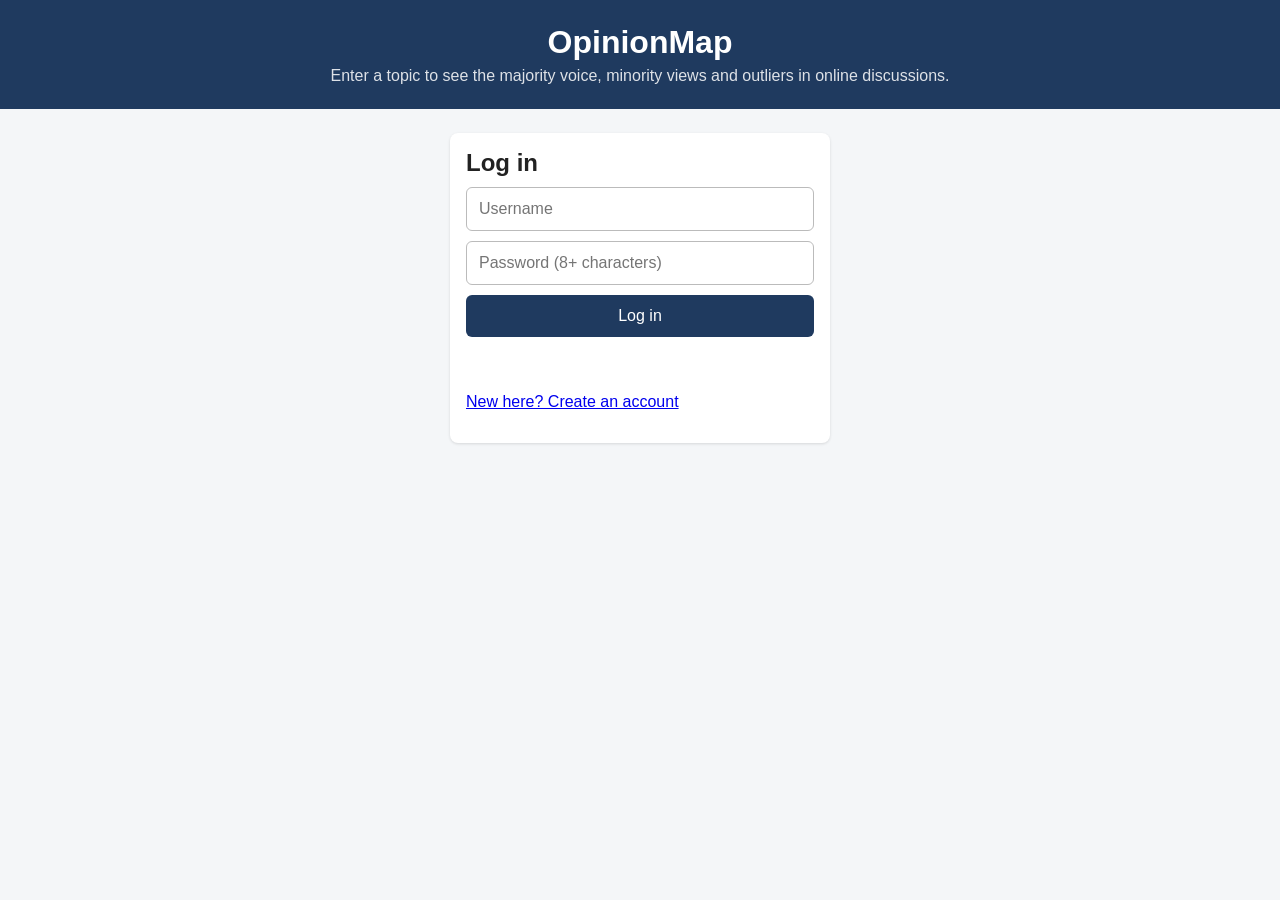
<file: backup/html-2026-10-09/index.html>
<!DOCTYPE html>
<html lang="en">
<head>
  <meta charset="utf-8">
  <meta name="viewport" content="width=device-width, initial-scale=1">
  <title>OpinionMap</title>
  <link rel="stylesheet" href="css/style.css">
</head>
<body>
  <header>
    <h1>OpinionMap</h1>
    <p>Enter a topic to see the majority voice, minority views and outliers in online discussions.</p>
    <div id="userBar" hidden>Logged in as <strong id="userName"></strong>
      <button id="logoutBtn" class="link">Log out</button></div>
  </header>

  <main>
    <section id="authBox" class="card" hidden>
      <h2 id="authTitle">Log in</h2>
      <input type="text" id="authUser" placeholder="Username" maxlength="30" autocomplete="username">
      <input type="password" id="authPass" placeholder="Password (8+ characters)" maxlength="72" autocomplete="current-password">
      <button id="authBtn">Log in</button>
      <p id="authMsg"></p>
      <p><a href="#" id="authSwitch">New here? Create an account</a></p>
    </section>

    <section id="appBox" hidden>
      <div class="search">
        <input type="text" id="topic" placeholder="e.g. Artificial Intelligence in Education" maxlength="200">
        <button id="analyzeBtn">Analyze</button>
      </div>
      <p id="status"></p>

      <section id="results" hidden>
        <p id="demoNote" class="note" hidden></p>
        <h2 id="resTopic"></h2>
        <p id="resMeta"></p>

        <div class="cards">
          <div class="card"><h3>Majority viewpoint</h3><div id="majority"></div></div>
          <div class="card"><h3>Stance distribution <small>(estimated from sentiment)</small></h3><div id="stance"></div></div>
        </div>
        <div class="card"><h3>Major themes</h3><ul id="themes"></ul></div>
        <div class="card"><h3>Potential outliers</h3><ul id="outliers"></ul></div>
        <div class="card"><h3>Sample collected posts</h3><ul id="samples"></ul></div>
        <div class="card"><h3>Basic statistics</h3><ul id="stats"></ul></div>
      </section>

      <div class="card"><h3>Your past searches</h3><ul id="history" class="history"></ul></div>
    </section>
  </main>

  <script src="https://cdnjs.cloudflare.com/ajax/libs/jquery/3.7.1/jquery.min.js"></script>
  <script src="js/app.js"></script>
</body>
</html>
</file>
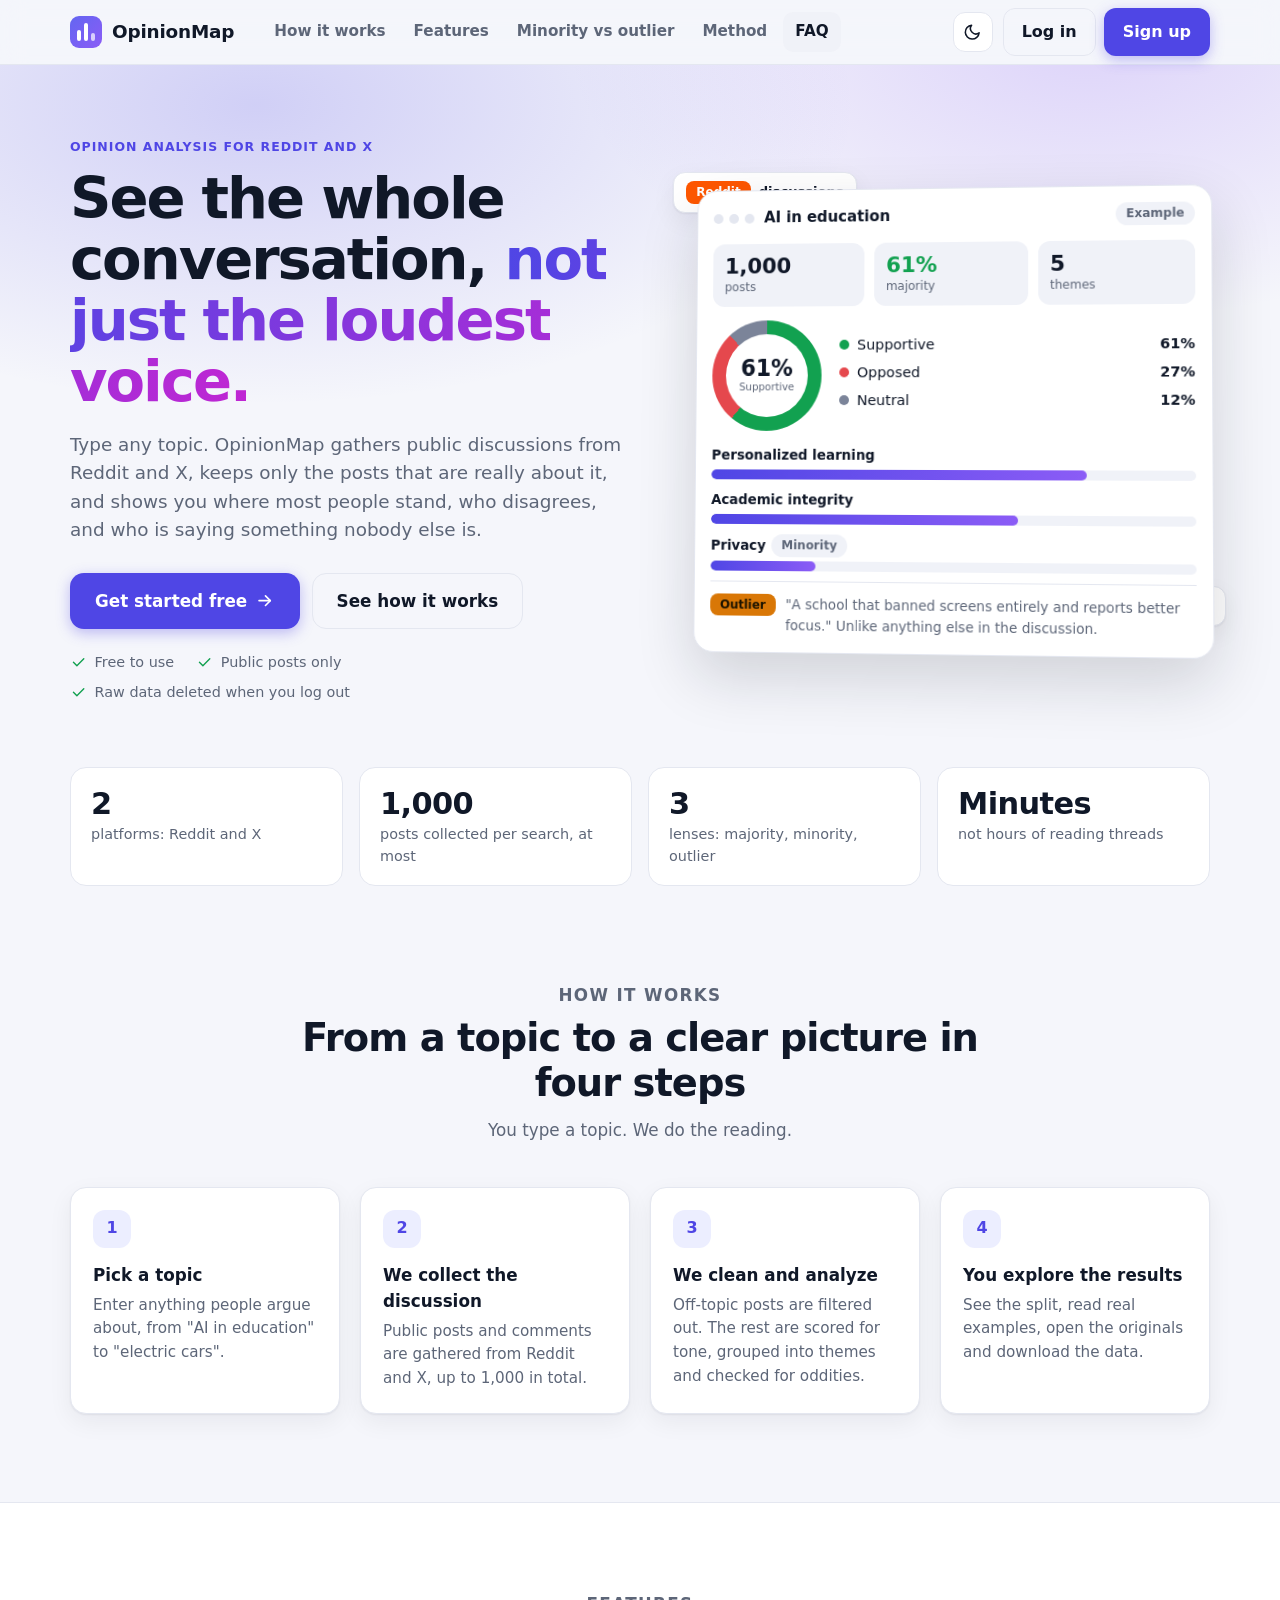
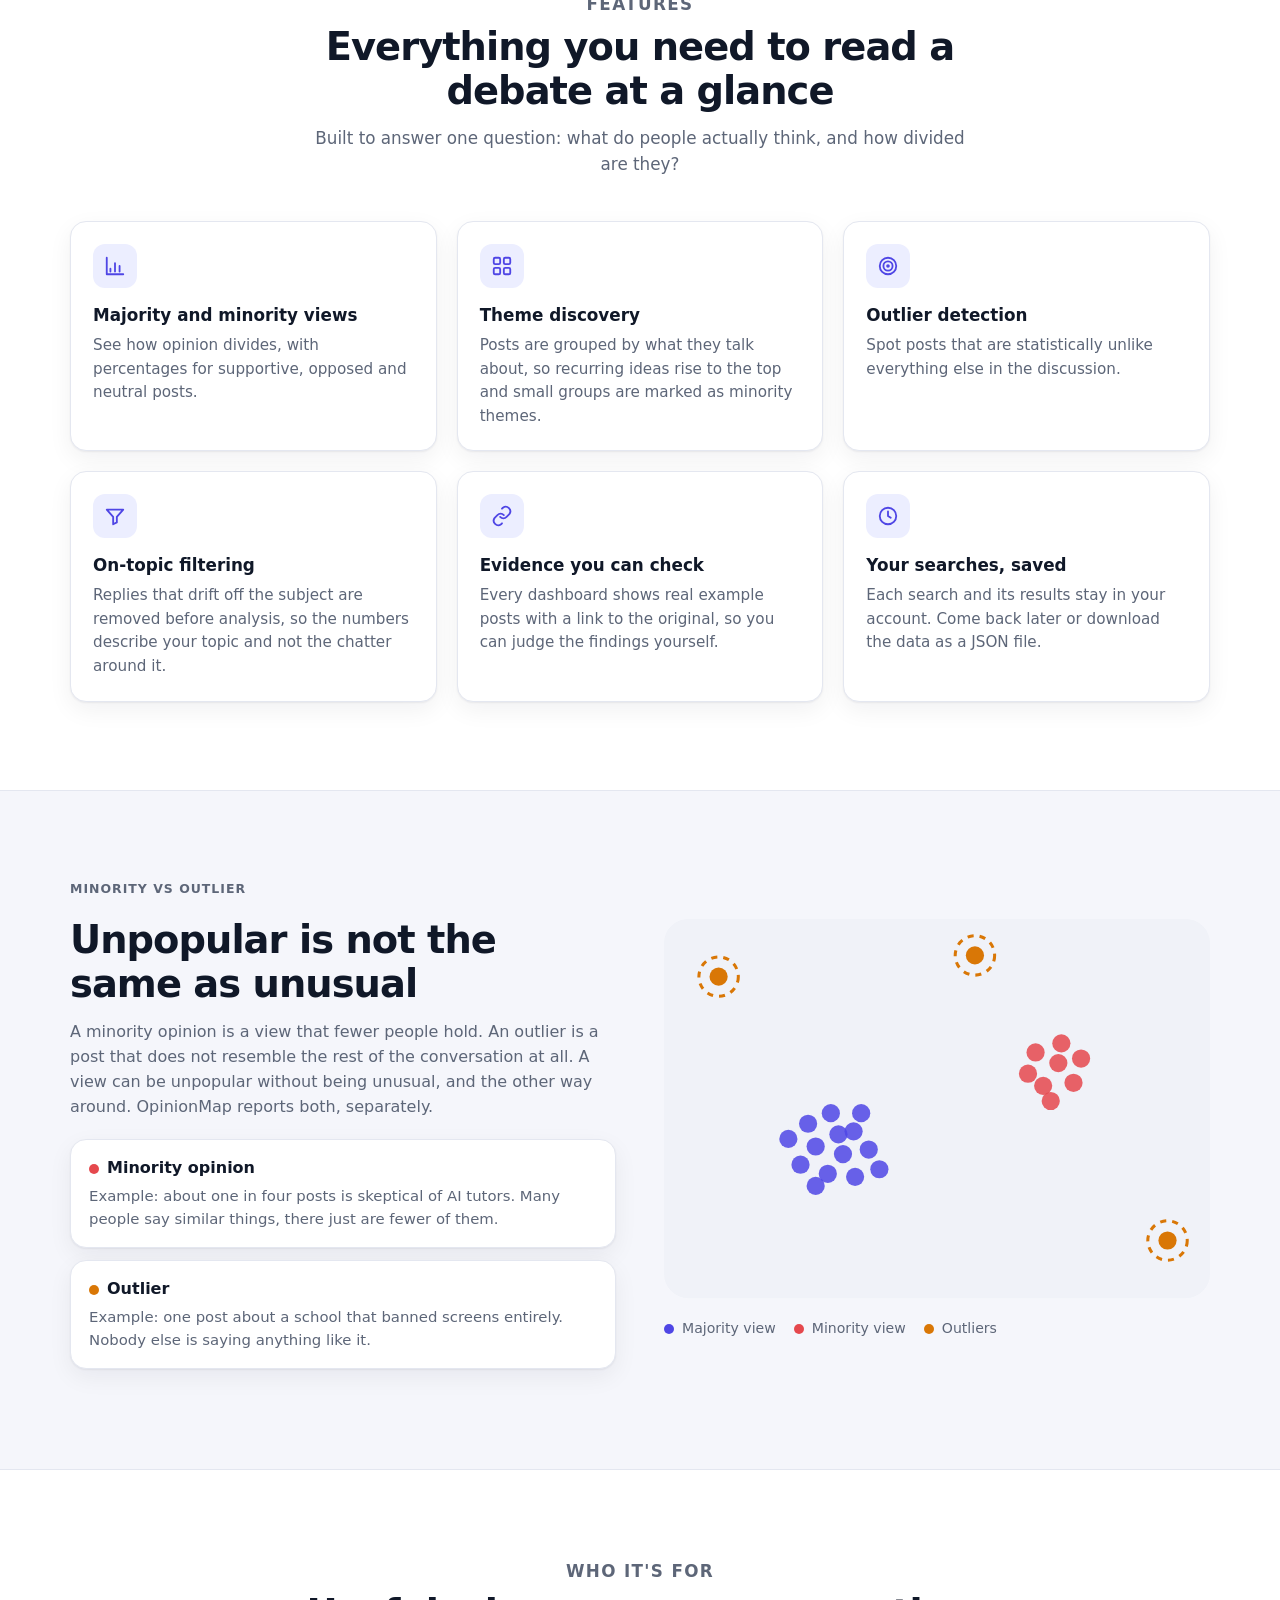
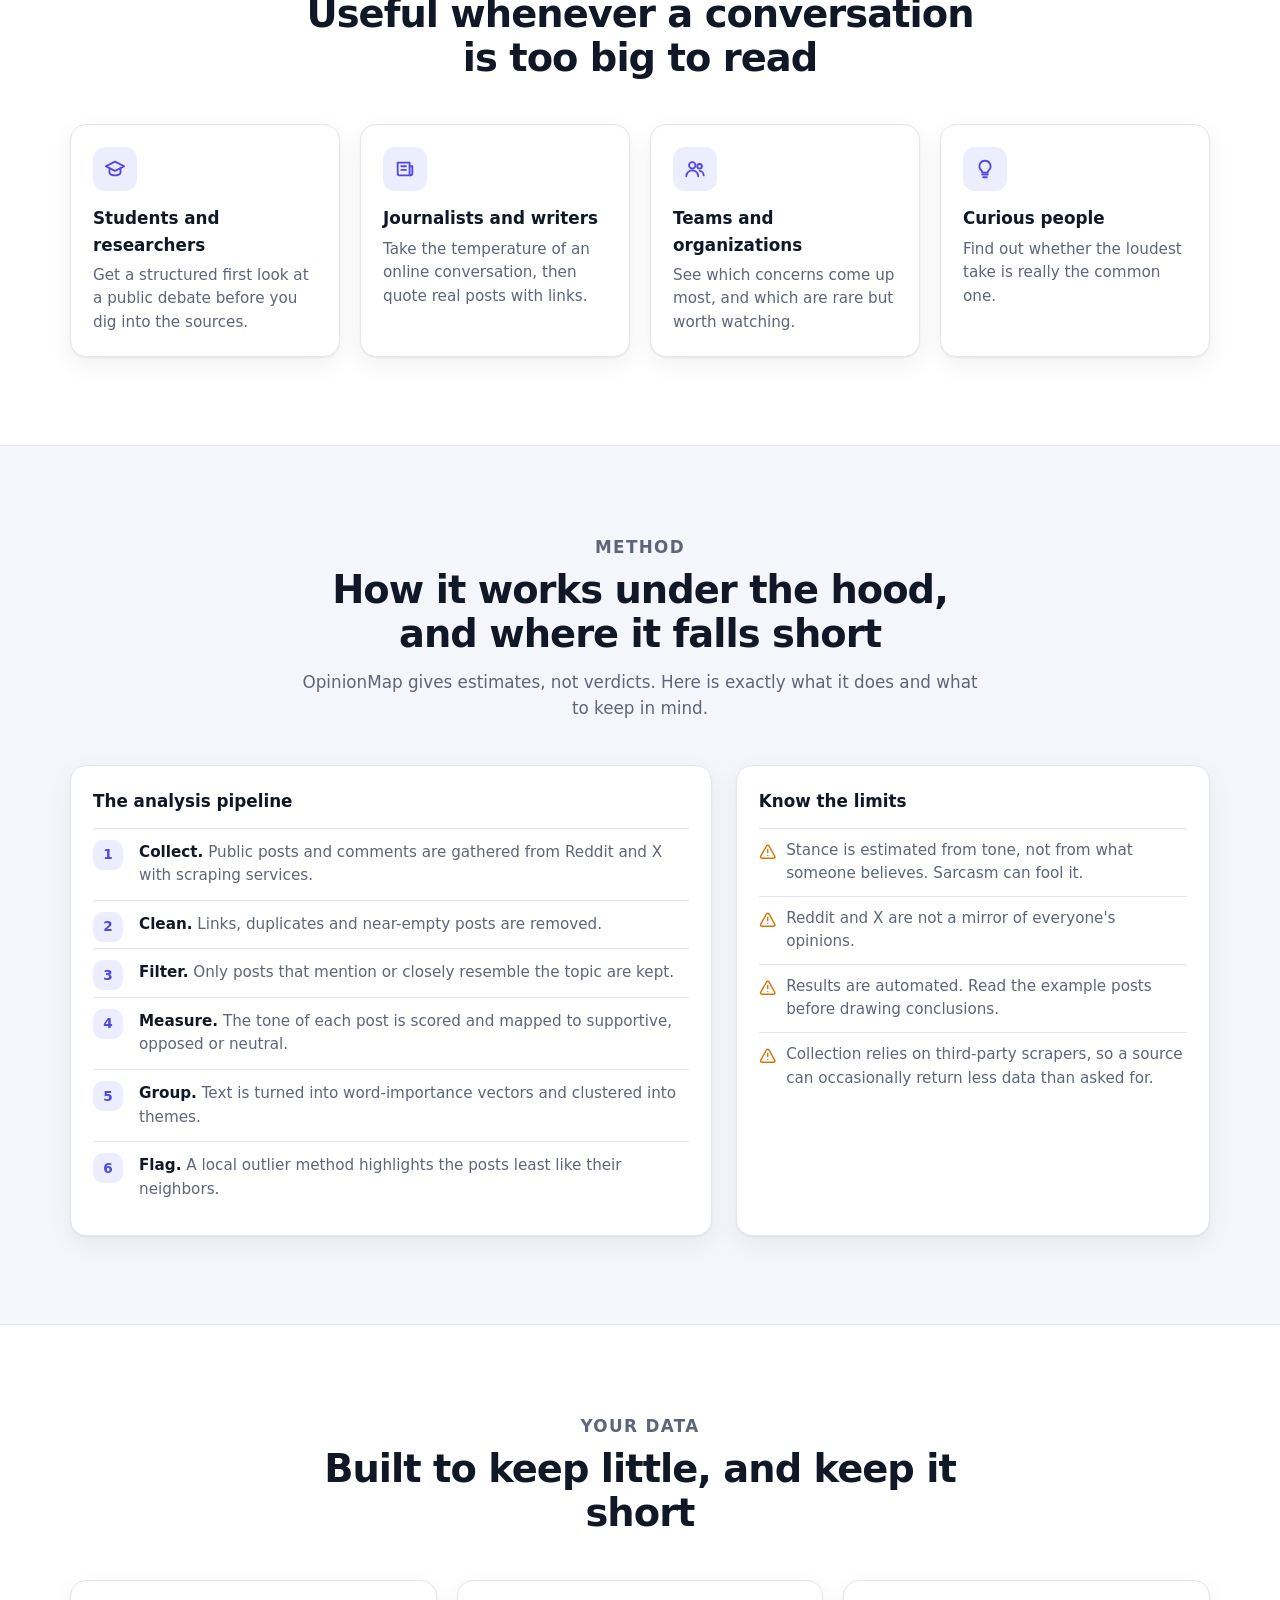
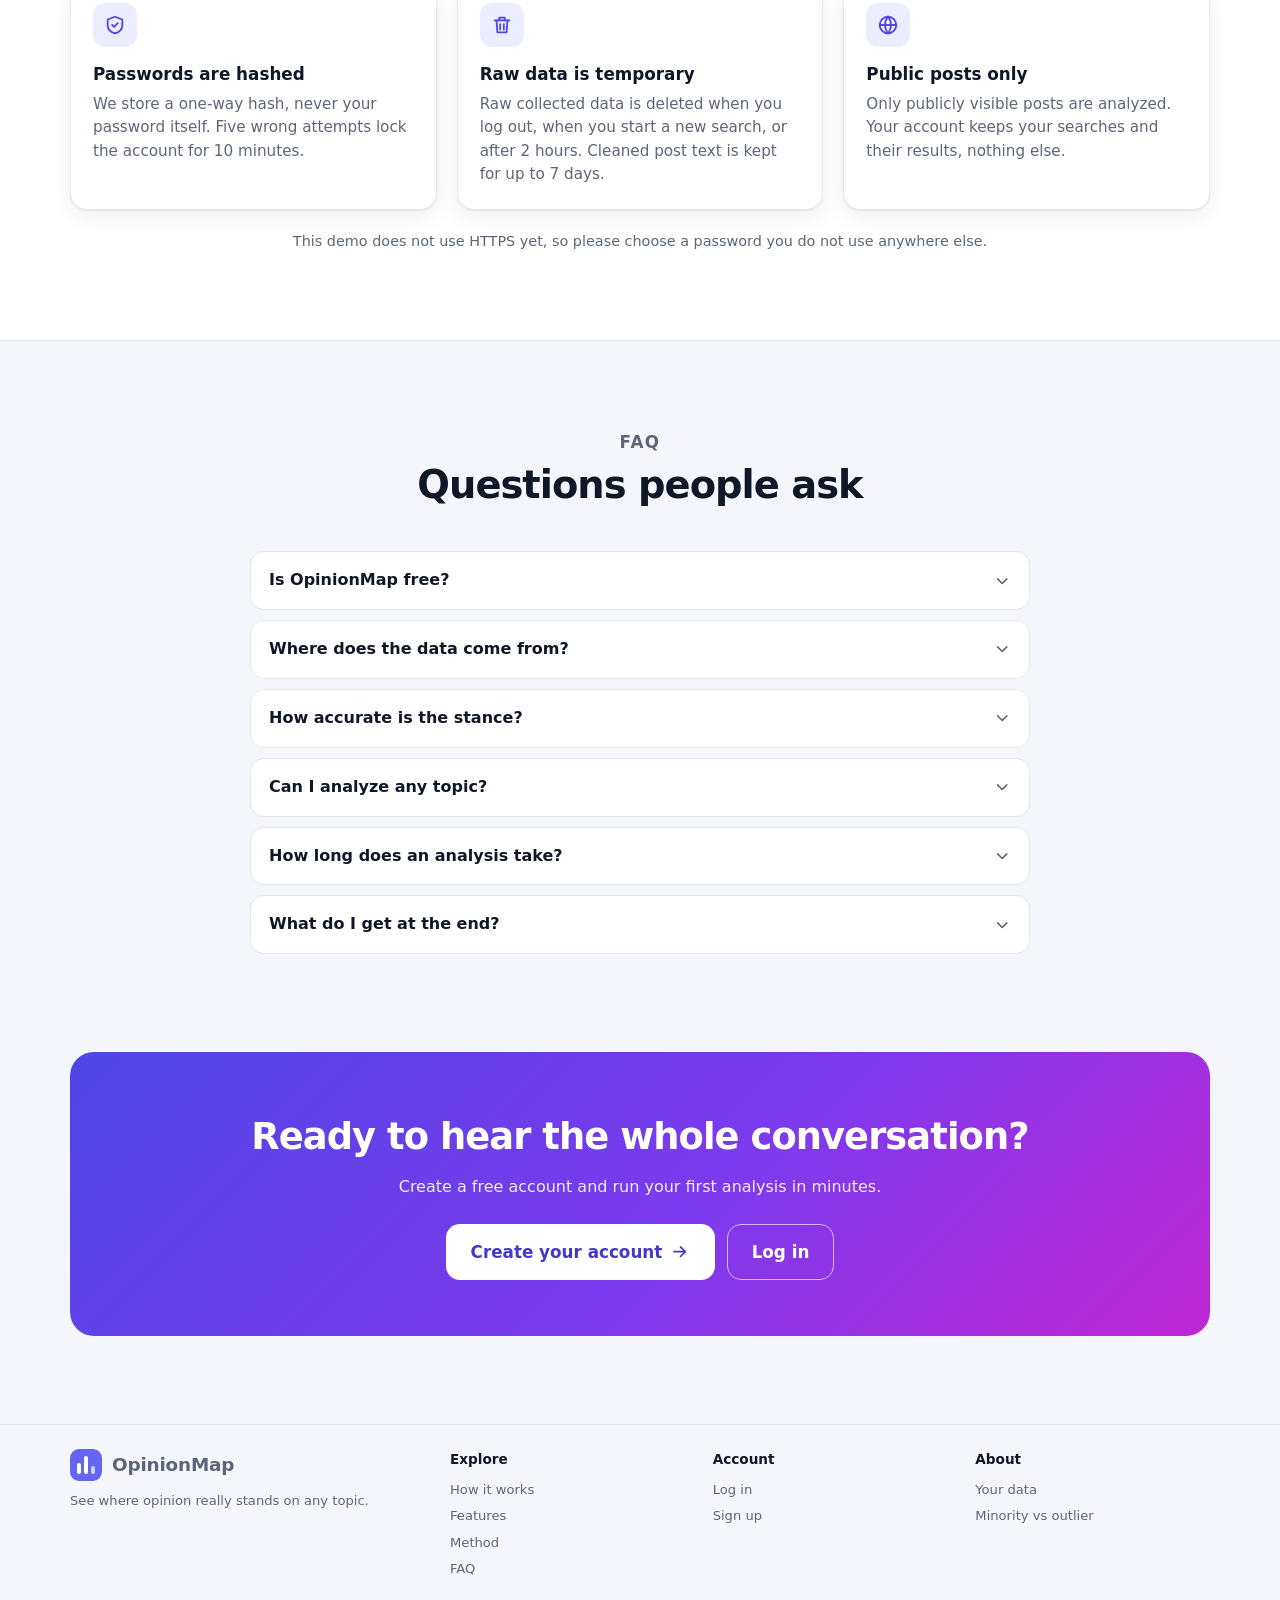
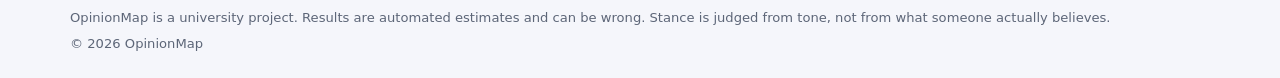
<file: backup/html-before-cleanup/index.html>
<!DOCTYPE html>
<html lang="en">
<head>
  <meta charset="utf-8">
  <meta name="viewport" content="width=device-width, initial-scale=1">
  <title>OpinionMap - see the whole conversation, not just the loudest voice</title>
  <meta name="description" content="OpinionMap analyzes Reddit and X discussions on any topic and shows the majority view, minority views and outlier opinions in one dashboard.">
  <meta name="color-scheme" content="light dark">
  <meta name="theme-color" content="#4f46e5">
  <meta property="og:title" content="OpinionMap - see the whole conversation">
  <meta property="og:description" content="Majority, minority and outlier opinions from Reddit and X, in one dashboard.">
  <meta property="og:type" content="website">
  <link rel="icon" href="favicon.svg" type="image/svg+xml">
  <link rel="stylesheet" href="css/style.css?v=3">
  <link rel="stylesheet" href="css/home.css?v=1">
  <script src="js/theme.js"></script>
</head>
<body>
  <a class="skip" href="#main">Skip to content</a>

  <svg class="sprite" aria-hidden="true" focusable="false"><defs>
    <symbol id="i-moon" viewBox="0 0 24 24"><path d="M21 12.8A9 9 0 1 1 11.2 3a7 7 0 0 0 9.8 9.8z"/></symbol>
    <symbol id="i-sun" viewBox="0 0 24 24"><circle cx="12" cy="12" r="4"/><path d="M12 2v2M12 20v2M4.9 4.9l1.4 1.4M17.7 17.7l1.4 1.4M2 12h2M20 12h2M4.9 19.1l1.4-1.4M17.7 6.3l1.4-1.4"/></symbol>
    <symbol id="i-check" viewBox="0 0 24 24"><path d="m5 12 5 5L20 7"/></symbol>
    <symbol id="i-menu" viewBox="0 0 24 24"><path d="M4 7h16M4 12h16M4 17h16"/></symbol>
    <symbol id="i-arrow" viewBox="0 0 24 24"><path d="M5 12h14"/><path d="m13 6 6 6-6 6"/></symbol>
    <symbol id="i-up" viewBox="0 0 24 24"><path d="m6 14 6-6 6 6"/></symbol>
    <symbol id="i-chev" viewBox="0 0 24 24"><path d="m6 9 6 6 6-6"/></symbol>
    <symbol id="i-chart" viewBox="0 0 24 24"><path d="M3 3v18h18"/><path d="M7 15v3M12 9v9M17 12v6"/></symbol>
    <symbol id="i-grid" viewBox="0 0 24 24"><rect x="3" y="3" width="7" height="7" rx="1.5"/><rect x="14" y="3" width="7" height="7" rx="1.5"/><rect x="3" y="14" width="7" height="7" rx="1.5"/><rect x="14" y="14" width="7" height="7" rx="1.5"/></symbol>
    <symbol id="i-target" viewBox="0 0 24 24"><circle cx="12" cy="12" r="9"/><circle cx="12" cy="12" r="5"/><circle cx="12" cy="12" r="1"/></symbol>
    <symbol id="i-filter" viewBox="0 0 24 24"><path d="M3 5h18l-7 8v6l-4 2v-8z"/></symbol>
    <symbol id="i-link" viewBox="0 0 24 24"><path d="M10 13a5 5 0 0 0 7 0l3-3a5 5 0 0 0-7-7l-1 1"/><path d="M14 11a5 5 0 0 0-7 0l-3 3a5 5 0 0 0 7 7l1-1"/></symbol>
    <symbol id="i-clock" viewBox="0 0 24 24"><circle cx="12" cy="12" r="9"/><path d="M12 7v5l3 2"/></symbol>
    <symbol id="i-shield" viewBox="0 0 24 24"><path d="M12 3 4 6v6c0 5 3.5 8 8 9 4.5-1 8-4 8-9V6z"/><path d="m9 12 2 2 4-4"/></symbol>
    <symbol id="i-trash" viewBox="0 0 24 24"><path d="M4 7h16"/><path d="M10 11v6M14 11v6"/><path d="M6 7l1 13h10l1-13"/><path d="M9 7V4h6v3"/></symbol>
    <symbol id="i-globe" viewBox="0 0 24 24"><circle cx="12" cy="12" r="9"/><path d="M3 12h18"/><path d="M12 3a14 14 0 0 1 0 18M12 3a14 14 0 0 0 0 18"/></symbol>
    <symbol id="i-cap" viewBox="0 0 24 24"><path d="m2 9 10-5 10 5-10 5z"/><path d="M6 11v5c0 1.5 3 3 6 3s6-1.5 6-3v-5"/></symbol>
    <symbol id="i-news" viewBox="0 0 24 24"><path d="M4 5h13v14H6a2 2 0 0 1-2-2z"/><path d="M17 9h3v8a2 2 0 0 1-2 2"/><path d="M8 9h5M8 13h5"/></symbol>
    <symbol id="i-team" viewBox="0 0 24 24"><circle cx="9" cy="8" r="3.5"/><path d="M2.5 20a6.5 6.5 0 0 1 13 0"/><circle cx="17" cy="9" r="2.5"/><path d="M17 14a5 5 0 0 1 4.5 5"/></symbol>
    <symbol id="i-bulb" viewBox="0 0 24 24"><path d="M9 18h6M10 21h4"/><path d="M12 3a6 6 0 0 0-4 10.5c.7.7 1 1.5 1 2.5h6c0-1 .3-1.8 1-2.5A6 6 0 0 0 12 3z"/></symbol>
    <symbol id="i-alert" viewBox="0 0 24 24"><path d="M12 9v4M12 17h.01"/><path d="M10.3 3.9 2.4 18a2 2 0 0 0 1.7 3h15.8a2 2 0 0 0 1.7-3L13.7 3.9a2 2 0 0 0-3.4 0z"/></symbol>
  </defs></svg>

  <header class="topbar">
    <div class="wrap bar">
      <a class="brand" href="./" aria-label="OpinionMap home">
        <svg class="logo" viewBox="0 0 32 32" aria-hidden="true">
          <defs><linearGradient id="lg" x1="0" y1="0" x2="1" y2="1"><stop offset="0" stop-color="#6366f1"/><stop offset="1" stop-color="#8b5cf6"/></linearGradient></defs>
          <rect width="32" height="32" rx="9" fill="url(#lg)"/>
          <rect x="7" y="14" width="4" height="11" rx="2" fill="#fff"/>
          <rect x="14" y="7" width="4" height="18" rx="2" fill="#fff"/>
          <rect x="21" y="17" width="4" height="8" rx="2" fill="#fff" opacity=".7"/>
        </svg>
        <span>OpinionMap</span>
      </a>
      <nav class="nav" id="nav" aria-label="Main">
        <a href="#how">How it works</a>
        <a href="#features">Features</a>
        <a href="#concepts">Minority vs outlier</a>
        <a href="#method">Method</a>
        <a href="#faq">FAQ</a>
        <a class="only-mobile js-guest" href="app.html">Log in</a>
      </nav>
      <div class="bar-actions">
        <button class="icon-btn" id="themeBtn" type="button" aria-label="Toggle dark mode">
          <svg class="ico ico-moon" aria-hidden="true"><use href="#i-moon"/></svg>
          <svg class="ico ico-sun" aria-hidden="true"><use href="#i-sun"/></svg>
        </button>
        <span class="nav-cta js-guest">
          <a class="btn btn-ghost" href="app.html">Log in</a>
          <a class="btn btn-primary" href="app.html#signup">Sign up</a>
        </span>
        <a class="btn btn-primary js-user" href="app.html" hidden>Open dashboard</a>
        <button class="icon-btn menu-btn" id="menuBtn" type="button" aria-expanded="false" aria-controls="nav" aria-label="Open menu">
          <svg class="ico" aria-hidden="true"><use href="#i-menu"/></svg>
        </button>
      </div>
    </div>
  </header>

  <main id="main">

    <section class="home-hero">
      <div class="wrap hero-grid">
        <div class="hero-copy">
          <p class="eyebrow">Opinion analysis for Reddit and X</p>
          <h1>See the whole conversation, <span class="grad">not just the loudest voice.</span></h1>
          <p class="lead">Type any topic. OpinionMap gathers public discussions from Reddit and X, keeps only the posts that are really about it, and shows you where most people stand, who disagrees, and who is saying something nobody else is.</p>
          <div class="cta-row">
            <a class="btn btn-primary btn-lg" href="app.html#signup" data-cta><span class="cta-text">Get started free</span><svg class="ico" aria-hidden="true"><use href="#i-arrow"/></svg></a>
            <a class="btn btn-ghost btn-lg" href="#how">See how it works</a>
          </div>
          <ul class="trust">
            <li><svg class="ico" aria-hidden="true"><use href="#i-check"/></svg>Free to use</li>
            <li><svg class="ico" aria-hidden="true"><use href="#i-check"/></svg>Public posts only</li>
            <li><svg class="ico" aria-hidden="true"><use href="#i-check"/></svg>Raw data deleted when you log out</li>
          </ul>
        </div>

        <div class="hero-visual">
          <span class="float f1"><span class="badge src-reddit">Reddit</span>discussions</span>
          <span class="float f2"><span class="badge src-x">X</span>posts</span>
          <div class="mock" role="img" aria-label="Illustrative example of an OpinionMap dashboard for the topic AI in education">
            <div class="mock-top">
              <span class="mock-dots" aria-hidden="true"><i></i><i></i><i></i></span>
              <span class="mock-title">AI in education</span>
              <span class="pill">Example</span>
            </div>
            <div class="mock-kpis">
              <div><b>1,000</b><span>posts</span></div>
              <div><b class="t-pos">61%</b><span>majority</span></div>
              <div><b>5</b><span>themes</span></div>
            </div>
            <div class="mock-mid">
              <div class="mock-donut"><b>61%</b><span>Supportive</span></div>
              <ul class="mock-legend">
                <li><i class="dot pos"></i>Supportive<b>61%</b></li>
                <li><i class="dot neg"></i>Opposed<b>27%</b></li>
                <li><i class="dot"></i>Neutral<b>12%</b></li>
              </ul>
            </div>
            <div class="mock-bars">
              <div><span>Personalized learning</span><div class="track"><div class="fill" style="width:78%"></div></div></div>
              <div><span>Academic integrity</span><div class="track"><div class="fill" style="width:64%"></div></div></div>
              <div><span>Privacy <em class="pill">Minority</em></span><div class="track"><div class="fill" style="width:22%"></div></div></div>
            </div>
            <div class="mock-out">
              <span class="badge badge-warn">Outlier</span>
              <p>"A school that banned screens entirely and reports better focus." Unlike anything else in the discussion.</p>
            </div>
          </div>
        </div>
      </div>
    </section>

    <section class="wrap stats reveal" aria-label="At a glance">
      <div><strong>2</strong><span>platforms: Reddit and X</span></div>
      <div><strong>1,000</strong><span>posts collected per search, at most</span></div>
      <div><strong>3</strong><span>lenses: majority, minority, outlier</span></div>
      <div><strong>Minutes</strong><span>not hours of reading threads</span></div>
    </section>

    <section class="section" id="how">
      <div class="wrap">
        <div class="sec-head reveal">
          <p class="eyebrow">How it works</p>
          <h2>From a topic to a clear picture in four steps</h2>
          <p>You type a topic. We do the reading.</p>
        </div>
        <div class="how-grid">
          <div class="card how reveal"><div class="n">1</div><h3>Pick a topic</h3><p>Enter anything people argue about, from "AI in education" to "electric cars".</p></div>
          <div class="card how reveal d1"><div class="n">2</div><h3>We collect the discussion</h3><p>Public posts and comments are gathered from Reddit and X, up to 1,000 in total.</p></div>
          <div class="card how reveal d2"><div class="n">3</div><h3>We clean and analyze</h3><p>Off-topic posts are filtered out. The rest are scored for tone, grouped into themes and checked for oddities.</p></div>
          <div class="card how reveal d3"><div class="n">4</div><h3>You explore the results</h3><p>See the split, read real examples, open the originals and download the data.</p></div>
        </div>
      </div>
    </section>

    <section class="section alt" id="features">
      <div class="wrap">
        <div class="sec-head reveal">
          <p class="eyebrow">Features</p>
          <h2>Everything you need to read a debate at a glance</h2>
          <p>Built to answer one question: what do people actually think, and how divided are they?</p>
        </div>
        <div class="feat-grid">
          <article class="card feat reveal"><div class="ibox"><svg class="ico" aria-hidden="true"><use href="#i-chart"/></svg></div><h3>Majority and minority views</h3><p>See how opinion divides, with percentages for supportive, opposed and neutral posts.</p></article>
          <article class="card feat reveal d1"><div class="ibox"><svg class="ico" aria-hidden="true"><use href="#i-grid"/></svg></div><h3>Theme discovery</h3><p>Posts are grouped by what they talk about, so recurring ideas rise to the top and small groups are marked as minority themes.</p></article>
          <article class="card feat reveal d2"><div class="ibox"><svg class="ico" aria-hidden="true"><use href="#i-target"/></svg></div><h3>Outlier detection</h3><p>Spot posts that are statistically unlike everything else in the discussion.</p></article>
          <article class="card feat reveal"><div class="ibox"><svg class="ico" aria-hidden="true"><use href="#i-filter"/></svg></div><h3>On-topic filtering</h3><p>Replies that drift off the subject are removed before analysis, so the numbers describe your topic and not the chatter around it.</p></article>
          <article class="card feat reveal d1"><div class="ibox"><svg class="ico" aria-hidden="true"><use href="#i-link"/></svg></div><h3>Evidence you can check</h3><p>Every dashboard shows real example posts with a link to the original, so you can judge the findings yourself.</p></article>
          <article class="card feat reveal d2"><div class="ibox"><svg class="ico" aria-hidden="true"><use href="#i-clock"/></svg></div><h3>Your searches, saved</h3><p>Each search and its results stay in your account. Come back later or download the data as a JSON file.</p></article>
        </div>
      </div>
    </section>

    <section class="section" id="concepts">
      <div class="wrap vs-grid">
        <div class="vs-copy reveal">
          <p class="eyebrow">Minority vs outlier</p>
          <h2>Unpopular is not the same as unusual</h2>
          <p>A minority opinion is a view that fewer people hold. An outlier is a post that does not resemble the rest of the conversation at all. A view can be unpopular without being unusual, and the other way around. OpinionMap reports both, separately.</p>
          <div class="card vs-card"><h3><i class="dot min"></i>Minority opinion</h3><p>Example: about one in four posts is skeptical of AI tutors. Many people say similar things, there just are fewer of them.</p></div>
          <div class="card vs-card"><h3><i class="dot out"></i>Outlier</h3><p>Example: one post about a school that banned screens entirely. Nobody else is saying anything like it.</p></div>
        </div>
        <div class="reveal d1">
          <svg viewBox="0 0 360 250" role="img" aria-label="Illustration: a large cluster of majority opinions, a smaller cluster of minority opinions, and three isolated outliers" style="width:100%;height:auto">
            <rect class="plot-bg" width="360" height="250" rx="16"/>
            <g class="maj">
              <circle cx="95" cy="135" r="6"/><circle cx="110" cy="128" r="6"/><circle cx="125" cy="140" r="6"/><circle cx="100" cy="150" r="6"/>
              <circle cx="118" cy="155" r="6"/><circle cx="135" cy="152" r="6"/><circle cx="90" cy="162" r="6"/><circle cx="108" cy="168" r="6"/>
              <circle cx="126" cy="170" r="6"/><circle cx="142" cy="165" r="6"/><circle cx="82" cy="145" r="6"/><circle cx="115" cy="142" r="6"/>
              <circle cx="100" cy="176" r="6"/><circle cx="130" cy="128" r="6"/>
            </g>
            <g class="min">
              <circle cx="245" cy="88" r="6"/><circle cx="260" cy="95" r="6"/><circle cx="270" cy="108" r="6"/><circle cx="250" cy="110" r="6"/>
              <circle cx="262" cy="82" r="6"/><circle cx="240" cy="102" r="6"/><circle cx="275" cy="92" r="6"/><circle cx="255" cy="120" r="6"/>
            </g>
            <g class="out">
              <g><circle cx="332" cy="212" r="6"/><circle class="ring" cx="332" cy="212" r="13"/></g>
              <g><circle cx="36" cy="38" r="6"/><circle class="ring" cx="36" cy="38" r="13"/></g>
              <g><circle cx="205" cy="24" r="6"/><circle class="ring" cx="205" cy="24" r="13"/></g>
            </g>
          </svg>
          <div class="plot-legend">
            <span><i class="dot maj"></i>Majority view</span>
            <span><i class="dot min"></i>Minority view</span>
            <span><i class="dot out"></i>Outliers</span>
          </div>
        </div>
      </div>
    </section>

    <section class="section alt">
      <div class="wrap">
        <div class="sec-head reveal">
          <p class="eyebrow">Who it's for</p>
          <h2>Useful whenever a conversation is too big to read</h2>
        </div>
        <div class="who-grid">
          <div class="card who reveal"><div class="ibox"><svg class="ico" aria-hidden="true"><use href="#i-cap"/></svg></div><h3>Students and researchers</h3><p>Get a structured first look at a public debate before you dig into the sources.</p></div>
          <div class="card who reveal d1"><div class="ibox"><svg class="ico" aria-hidden="true"><use href="#i-news"/></svg></div><h3>Journalists and writers</h3><p>Take the temperature of an online conversation, then quote real posts with links.</p></div>
          <div class="card who reveal d2"><div class="ibox"><svg class="ico" aria-hidden="true"><use href="#i-team"/></svg></div><h3>Teams and organizations</h3><p>See which concerns come up most, and which are rare but worth watching.</p></div>
          <div class="card who reveal d3"><div class="ibox"><svg class="ico" aria-hidden="true"><use href="#i-bulb"/></svg></div><h3>Curious people</h3><p>Find out whether the loudest take is really the common one.</p></div>
        </div>
      </div>
    </section>

    <section class="section" id="method">
      <div class="wrap">
        <div class="sec-head reveal">
          <p class="eyebrow">Method</p>
          <h2>How it works under the hood, and where it falls short</h2>
          <p>OpinionMap gives estimates, not verdicts. Here is exactly what it does and what to keep in mind.</p>
        </div>
        <div class="method-grid">
          <div class="card reveal">
            <h3>The analysis pipeline</h3>
            <ol class="method-list">
              <li><b>Collect.</b> Public posts and comments are gathered from Reddit and X with scraping services.</li>
              <li><b>Clean.</b> Links, duplicates and near-empty posts are removed.</li>
              <li><b>Filter.</b> Only posts that mention or closely resemble the topic are kept.</li>
              <li><b>Measure.</b> The tone of each post is scored and mapped to supportive, opposed or neutral.</li>
              <li><b>Group.</b> Text is turned into word-importance vectors and clustered into themes.</li>
              <li><b>Flag.</b> A local outlier method highlights the posts least like their neighbors.</li>
            </ol>
          </div>
          <div class="card reveal d1">
            <h3>Know the limits</h3>
            <ul class="limits">
              <li><svg class="ico" aria-hidden="true"><use href="#i-alert"/></svg><span>Stance is estimated from tone, not from what someone believes. Sarcasm can fool it.</span></li>
              <li><svg class="ico" aria-hidden="true"><use href="#i-alert"/></svg><span>Reddit and X are not a mirror of everyone's opinions.</span></li>
              <li><svg class="ico" aria-hidden="true"><use href="#i-alert"/></svg><span>Results are automated. Read the example posts before drawing conclusions.</span></li>
              <li><svg class="ico" aria-hidden="true"><use href="#i-alert"/></svg><span>Collection relies on third-party scrapers, so a source can occasionally return less data than asked for.</span></li>
            </ul>
          </div>
        </div>
      </div>
    </section>

    <section class="section alt" id="privacy">
      <div class="wrap">
        <div class="sec-head reveal">
          <p class="eyebrow">Your data</p>
          <h2>Built to keep little, and keep it short</h2>
        </div>
        <div class="priv-grid">
          <div class="card priv reveal"><div class="ibox"><svg class="ico" aria-hidden="true"><use href="#i-shield"/></svg></div><h3>Passwords are hashed</h3><p>We store a one-way hash, never your password itself. Five wrong attempts lock the account for 10 minutes.</p></div>
          <div class="card priv reveal d1"><div class="ibox"><svg class="ico" aria-hidden="true"><use href="#i-trash"/></svg></div><h3>Raw data is temporary</h3><p>Raw collected data is deleted when you log out, when you start a new search, or after 2 hours. Cleaned post text is kept for up to 7 days.</p></div>
          <div class="card priv reveal d2"><div class="ibox"><svg class="ico" aria-hidden="true"><use href="#i-globe"/></svg></div><h3>Public posts only</h3><p>Only publicly visible posts are analyzed. Your account keeps your searches and their results, nothing else.</p></div>
        </div>
        <p class="fine-note">This demo does not use HTTPS yet, so please choose a password you do not use anywhere else.</p>
      </div>
    </section>

    <section class="section" id="faq">
      <div class="wrap">
        <div class="sec-head reveal">
          <p class="eyebrow">FAQ</p>
          <h2>Questions people ask</h2>
        </div>
        <div class="faq reveal">
          <details><summary>Is OpinionMap free?<svg class="ico" aria-hidden="true"><use href="#i-chev"/></svg></summary><p>Yes. It is a university project, so there is nothing to pay for.</p></details>
          <details><summary>Where does the data come from?<svg class="ico" aria-hidden="true"><use href="#i-chev"/></svg></summary><p>Public posts and comments on Reddit and X, collected with third-party scraping services. Private messages and private accounts are never read.</p></details>
          <details><summary>How accurate is the stance?<svg class="ico" aria-hidden="true"><use href="#i-chev"/></svg></summary><p>It is a rough estimate. The system reads the tone of each post, so "this is a terrible idea" counts as opposed and "this is amazing" as supportive. Sarcasm, mixed feelings and polite disagreement can be misjudged, so use the example posts to check the picture.</p></details>
          <details><summary>Can I analyze any topic?<svg class="ico" aria-hidden="true"><use href="#i-chev"/></svg></summary><p>Most topics people discuss in English work well. Very new, very niche or very short topics may return too few posts. If nothing on-topic is found, you will be asked to try a broader topic.</p></details>
          <details><summary>How long does an analysis take?<svg class="ico" aria-hidden="true"><use href="#i-chev"/></svg></summary><p>Usually a few minutes, and collection from Reddit and X takes the longest. You can leave the page. The job keeps running and the result appears under Your searches.</p></details>
          <details><summary>What do I get at the end?<svg class="ico" aria-hidden="true"><use href="#i-chev"/></svg></summary><p>A dashboard with the stance split, themes, outliers, statistics and example posts with links to the originals. You can download everything as a JSON file.</p></details>
        </div>
      </div>
    </section>

    <section class="wrap">
      <div class="cta-band reveal">
        <h2>Ready to hear the whole conversation?</h2>
        <p>Create a free account and run your first analysis in minutes.</p>
        <div class="cta-row">
          <a class="btn btn-white btn-lg" href="app.html#signup" data-cta><span class="cta-text">Create your account</span><svg class="ico" aria-hidden="true"><use href="#i-arrow"/></svg></a>
          <a class="btn btn-outline-w btn-lg js-guest" href="app.html">Log in</a>
        </div>
      </div>
    </section>
  </main>

  <footer class="footer">
    <div class="wrap">
      <div class="foot-grid">
        <div class="foot-brand">
          <a class="brand" href="./"><svg class="logo" viewBox="0 0 32 32" aria-hidden="true"><rect width="32" height="32" rx="9" fill="#6366f1"/><rect x="7" y="14" width="4" height="11" rx="2" fill="#fff"/><rect x="14" y="7" width="4" height="18" rx="2" fill="#fff"/><rect x="21" y="17" width="4" height="8" rx="2" fill="#fff" opacity=".7"/></svg><span>OpinionMap</span></a>
          <p>See where opinion really stands on any topic.</p>
        </div>
        <div><h4>Explore</h4><ul><li><a href="#how">How it works</a></li><li><a href="#features">Features</a></li><li><a href="#method">Method</a></li><li><a href="#faq">FAQ</a></li></ul></div>
        <div><h4>Account</h4><ul><li><a href="app.html">Log in</a></li><li><a href="app.html#signup">Sign up</a></li></ul></div>
        <div><h4>About</h4><ul><li><a href="#privacy">Your data</a></li><li><a href="#concepts">Minority vs outlier</a></li></ul></div>
      </div>
      <p>OpinionMap is a university project. Results are automated estimates and can be wrong. Stance is judged from tone, not from what someone actually believes.</p>
      <p>&copy; <span id="year"></span> OpinionMap</p>
    </div>
  </footer>

  <button class="to-top" id="toTop" type="button" aria-label="Back to top" hidden><svg class="ico" aria-hidden="true"><use href="#i-up"/></svg></button>

  <script src="js/home.js"></script>
</body>
</html>
</file>
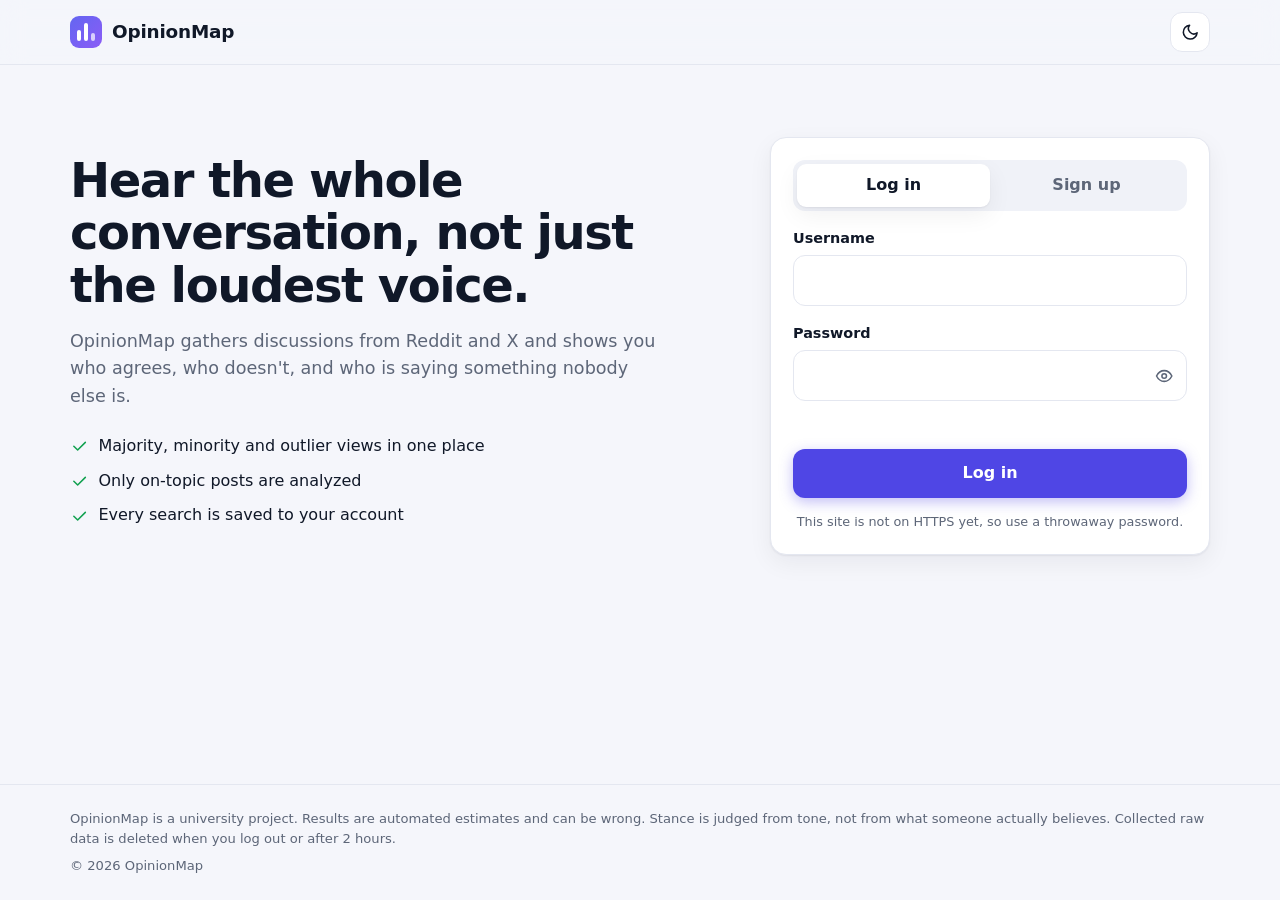
<file: backup/html-before-cleanup/app.html>
<!DOCTYPE html>
<html lang="en">
<head>
  <meta charset="utf-8">
  <meta name="viewport" content="width=device-width, initial-scale=1">
  <title>OpinionMap - hear the whole conversation</title>
  <meta name="description" content="Enter a topic and see the majority voice, minority views and outliers across Reddit and X discussions.">
  <meta name="color-scheme" content="light dark">
  <meta name="theme-color" content="#4f46e5">
  <meta property="og:title" content="OpinionMap">
  <meta property="og:description" content="See the majority voice, minority views and outliers in online discussions.">
  <meta property="og:type" content="website">
  <link rel="icon" href="favicon.svg" type="image/svg+xml">
  <link rel="stylesheet" href="css/style.css?v=3">
  <script src="js/theme.js"></script>
</head>
<body>
  <a class="skip" href="#main">Skip to content</a>

  <svg class="sprite" aria-hidden="true" focusable="false"><defs>
    <symbol id="i-search" viewBox="0 0 24 24"><circle cx="11" cy="11" r="7"/><path d="m20 20-3.5-3.5"/></symbol>
    <symbol id="i-moon" viewBox="0 0 24 24"><path d="M21 12.8A9 9 0 1 1 11.2 3a7 7 0 0 0 9.8 9.8z"/></symbol>
    <symbol id="i-sun" viewBox="0 0 24 24"><circle cx="12" cy="12" r="4"/><path d="M12 2v2M12 20v2M4.9 4.9l1.4 1.4M17.7 17.7l1.4 1.4M2 12h2M20 12h2M4.9 19.1l1.4-1.4M17.7 6.3l1.4-1.4"/></symbol>
    <symbol id="i-logout" viewBox="0 0 24 24"><path d="M9 21H5a2 2 0 0 1-2-2V5a2 2 0 0 1 2-2h4"/><path d="m16 17 5-5-5-5"/><path d="M21 12H9"/></symbol>
    <symbol id="i-download" viewBox="0 0 24 24"><path d="M21 15v4a2 2 0 0 1-2 2H5a2 2 0 0 1-2-2v-4"/><path d="m7 10 5 5 5-5"/><path d="M12 15V3"/></symbol>
    <symbol id="i-external" viewBox="0 0 24 24"><path d="M15 3h6v6"/><path d="M10 14 21 3"/><path d="M18 13v6a2 2 0 0 1-2 2H5a2 2 0 0 1-2-2V8a2 2 0 0 1 2-2h6"/></symbol>
    <symbol id="i-eye" viewBox="0 0 24 24"><path d="M2 12s3.5-7 10-7 10 7 10 7-3.5 7-10 7S2 12 2 12z"/><circle cx="12" cy="12" r="3"/></symbol>
    <symbol id="i-eyeoff" viewBox="0 0 24 24"><path d="M17.9 17.9A10.5 10.5 0 0 1 12 19c-6.5 0-10-7-10-7a18 18 0 0 1 5.1-5.9"/><path d="M9.9 4.2A9.8 9.8 0 0 1 12 4c6.5 0 10 7 10 7a18 18 0 0 1-2.2 3.2"/><path d="m2 2 20 20"/></symbol>
    <symbol id="i-alert" viewBox="0 0 24 24"><path d="M12 9v4M12 17h.01"/><path d="M10.3 3.9 2.4 18a2 2 0 0 0 1.7 3h15.8a2 2 0 0 0 1.7-3L13.7 3.9a2 2 0 0 0-3.4 0z"/></symbol>
    <symbol id="i-check" viewBox="0 0 24 24"><path d="m5 12 5 5L20 7"/></symbol>
    <symbol id="i-chart" viewBox="0 0 24 24"><path d="M3 3v18h18"/><path d="M7 15v3M12 9v9M17 12v6"/></symbol>
    <symbol id="i-up" viewBox="0 0 24 24"><path d="m6 14 6-6 6 6"/></symbol>
  </defs></svg>

  <header class="topbar">
    <div class="wrap bar">
      <a class="brand" href="./" aria-label="OpinionMap home">
        <svg class="logo" viewBox="0 0 32 32" aria-hidden="true">
          <defs><linearGradient id="lg" x1="0" y1="0" x2="1" y2="1"><stop offset="0" stop-color="#6366f1"/><stop offset="1" stop-color="#8b5cf6"/></linearGradient></defs>
          <rect width="32" height="32" rx="9" fill="url(#lg)"/>
          <rect x="7" y="14" width="4" height="11" rx="2" fill="#fff"/>
          <rect x="14" y="7" width="4" height="18" rx="2" fill="#fff"/>
          <rect x="21" y="17" width="4" height="8" rx="2" fill="#fff" opacity=".7"/>
        </svg>
        <span>OpinionMap</span>
      </a>
      <div class="bar-actions">
        <button class="icon-btn" id="themeBtn" type="button" aria-label="Toggle dark mode">
          <svg class="ico ico-moon" aria-hidden="true"><use href="#i-moon"/></svg>
          <svg class="ico ico-sun" aria-hidden="true"><use href="#i-sun"/></svg>
        </button>
        <div id="userMenu" hidden>
          <span class="avatar" id="avatar" aria-hidden="true"></span>
          <span class="uname" id="userName"></span>
          <button class="btn btn-ghost" id="logoutBtn" type="button">
            <svg class="ico" aria-hidden="true"><use href="#i-logout"/></svg><span>Log out</span>
          </button>
        </div>
      </div>
    </div>
  </header>

  <main id="main">

    <section id="authView" class="wrap auth" hidden>
      <div class="auth-pitch">
        <h1>Hear the whole conversation, not just the loudest voice.</h1>
        <p>OpinionMap gathers discussions from Reddit and X and shows you who agrees, who doesn't, and who is saying something nobody else is.</p>
        <ul class="ticks">
          <li><svg class="ico" aria-hidden="true"><use href="#i-check"/></svg>Majority, minority and outlier views in one place</li>
          <li><svg class="ico" aria-hidden="true"><use href="#i-check"/></svg>Only on-topic posts are analyzed</li>
          <li><svg class="ico" aria-hidden="true"><use href="#i-check"/></svg>Every search is saved to your account</li>
        </ul>
      </div>
      <div class="auth-card card">
        <div class="tabs" role="tablist">
          <button class="tab" id="tabLogin" type="button" role="tab" aria-selected="true">Log in</button>
          <button class="tab" id="tabRegister" type="button" role="tab" aria-selected="false">Sign up</button>
        </div>
        <form id="authForm" novalidate>
          <label for="authUser">Username</label>
          <input id="authUser" type="text" maxlength="30" autocomplete="username" autocapitalize="none" spellcheck="false">
          <label for="authPass">Password</label>
          <div class="pw">
            <input id="authPass" type="password" maxlength="72" autocomplete="current-password">
            <button class="pw-toggle" id="pwToggle" type="button" aria-label="Show password"><svg class="ico" aria-hidden="true"><use href="#i-eye"/></svg></button>
          </div>
          <div id="strength" hidden>
            <div class="meter"><span id="strengthBar"></span></div>
            <p class="small muted" id="strengthText"></p>
          </div>
          <p id="authMsg" class="form-error" role="alert"></p>
          <button class="btn btn-primary btn-block" id="authBtn" type="submit"><span class="btn-label">Log in</span><span class="spinner" hidden></span></button>
        </form>
        <p class="fine" id="httpNote" hidden>This site is not on HTTPS yet, so use a throwaway password.</p>
      </div>
    </section>

    <div id="appView" hidden>
      <section class="hero">
        <div class="wrap">
          <h1>What does the internet really think?</h1>
          <p>Type a topic. We collect Reddit and X discussions, keep the on-topic ones, and show how opinion splits.</p>
          <form id="searchForm" class="search" role="search" autocomplete="off">
            <label for="topic" class="sr">Topic to analyze</label>
            <svg class="ico search-ico" aria-hidden="true"><use href="#i-search"/></svg>
            <input id="topic" type="text" placeholder="Try: AI in education" maxlength="200" enterkeyhint="search">
            <button class="btn btn-primary" id="analyzeBtn" type="submit"><span class="btn-label">Analyze</span><span class="spinner" hidden></span></button>
          </form>
          <div class="chips" id="examples">
            <span>Try:</span>
            <button class="chip" type="button">AI in education</button>
            <button class="chip" type="button">Remote work</button>
            <button class="chip" type="button">Electric cars</button>
            <button class="chip" type="button">Social media and teenagers</button>
          </div>
          <p class="hint">Press <kbd>/</kbd> to jump to search</p>
        </div>
      </section>

      <div class="wrap layout">
        <div class="content">
          <section id="empty" class="empty card">
            <svg class="ico big" aria-hidden="true"><use href="#i-chart"/></svg>
            <h3>No analysis yet</h3>
            <p class="muted">Search a topic above, or pick an example, to see how opinions split.</p>
          </section>

          <section id="progress" class="card" hidden aria-live="polite">
            <h3>Analyzing <span id="progTopic"></span></h3>
            <p class="muted small">This can take a few minutes and keeps running if you leave the page. Elapsed <b id="elapsed">0:00</b></p>
            <ol class="steps" id="steps">
              <li class="step is-active"><span class="num">1</span>Collecting posts</li>
              <li class="step"><span class="num">2</span>Filtering and analyzing</li>
              <li class="step"><span class="num">3</span>Building dashboard</li>
            </ol>
            <div class="indet" aria-hidden="true"></div>
            <p class="muted small" id="progMsg">Starting...</p>
          </section>

          <section id="skeleton" hidden aria-hidden="true">
            <div class="sk"></div><div class="sk"></div><div class="sk tall"></div>
          </section>

          <section id="results" hidden></section>
        </div>

        <aside class="side" aria-label="Your past searches">
          <h2>Your searches</h2>
          <div id="history"></div>
        </aside>
      </div>
    </div>
  </main>

  <footer class="footer">
    <div class="wrap">
      <p>OpinionMap is a university project. Results are automated estimates and can be wrong. Stance is judged from tone, not from what someone actually believes. Collected raw data is deleted when you log out or after 2 hours.</p>
      <p>&copy; <span id="year"></span> OpinionMap</p>
    </div>
  </footer>

  <div id="toasts" aria-live="polite"></div>

  <script src="js/jquery.min.js"></script>
  <script src="js/app.js?v=3"></script>
</body>
</html>
</file>
<file: backup/html-2026-10-09/css/style.css>
* { box-sizing: border-box; }
body { font-family: Arial, Helvetica, sans-serif; margin: 0; background: #f4f6f8; color: #222; }
header { background: #1f3a5f; color: #fff; padding: 24px 16px; text-align: center; }
header h1 { margin: 0 0 6px; }
header p { margin: 0; opacity: 0.85; }
main { max-width: 800px; margin: 24px auto; padding: 0 16px; }
.search { display: flex; gap: 8px; }
.search input { flex: 1; padding: 12px; font-size: 16px; border: 1px solid #bbb; border-radius: 6px; }
.search button { padding: 12px 22px; font-size: 16px; background: #2e7d32; color: #fff; border: 0; border-radius: 6px; cursor: pointer; }
.search button:disabled { background: #999; cursor: wait; }
#status { min-height: 24px; color: #555; }
.note { background: #fff3cd; padding: 8px 12px; border-radius: 6px; font-size: 14px; }
.cards { display: grid; grid-template-columns: 1fr 1fr; gap: 16px; }
.card { background: #fff; padding: 16px; border-radius: 8px; margin-bottom: 16px; box-shadow: 0 1px 3px rgba(0,0,0,0.12); }
.card h3 { margin-top: 0; }
.big { font-size: 34px; font-weight: bold; color: #1f3a5f; }
.bar-row { margin-bottom: 10px; }
.bar-label { text-transform: capitalize; font-size: 14px; }
.bar { background: #e3e7eb; border-radius: 4px; height: 14px; }
.fill { background: #2e7d32; height: 14px; border-radius: 4px; }
@media (max-width: 600px) { .cards { grid-template-columns: 1fr; } }

[hidden] { display: none !important; }
#authBox { max-width: 380px; margin: 0 auto 16px; display: flex; flex-direction: column; gap: 10px; }
#authBox h2 { margin: 0; }
#authBox input { padding: 12px; font-size: 16px; border: 1px solid #bbb; border-radius: 6px; }
#authBox button { padding: 12px; font-size: 16px; background: #1f3a5f; color: #fff; border: 0; border-radius: 6px; cursor: pointer; }
#authBox button:disabled { background: #999; }
#authMsg { color: #b00020; min-height: 20px; margin: 0; }
#userBar { margin-top: 10px; font-size: 14px; }
button.link { background: none; border: 0; color: #cfe3ff; text-decoration: underline; cursor: pointer; font-size: 14px; }
.history { list-style: none; padding: 0; margin: 0; }
.history li { padding: 8px 4px; border-bottom: 1px solid #eee; cursor: pointer; }
.history li:hover { background: #f4f6f8; }
.history .meta { color: #777; font-size: 13px; }
</file>
<file: backup/html-before-cleanup/css/style.css>
:root{
  --bg:#f5f6fb;--surface:#fff;--surface-2:#f0f2f8;--text:#101828;--muted:#5d6678;--border:#e4e7f0;
  --primary:#4f46e5;--primary-h:#4338ca;--primary-soft:#eceeff;--on-primary:#fff;
  --pos:#12a150;--neg:#e5484d;--neu:#7b8499;--warn:#d97706;--warn-bg:#fff7e6;
  --reddit:#ff5700;--x:#0f1419;
  --radius:16px;
  --shadow:0 1px 2px rgba(16,24,40,.06),0 8px 24px rgba(16,24,40,.06);
  --font:system-ui,-apple-system,"Segoe UI",Roboto,"Helvetica Neue",Arial,sans-serif;
}
:root[data-theme=dark]{
  --bg:#0b0f1a;--surface:#131a2a;--surface-2:#1a2336;--text:#e7ebf4;--muted:#9aa5bd;--border:#25304a;
  --primary:#7c83ff;--primary-h:#9aa0ff;--primary-soft:#1f2547;--on-primary:#0b0f1a;
  --pos:#3ddc84;--neg:#ff6b70;--neu:#8f9ab3;--warn:#fbbf24;--warn-bg:#2a2210;--x:#e7ebf4;
  --shadow:0 1px 2px rgba(0,0,0,.4),0 8px 24px rgba(0,0,0,.35);
}

*,*::before,*::after{box-sizing:border-box}
html{scroll-behavior:smooth;-webkit-text-size-adjust:100%}
body{margin:0;min-height:100vh;display:flex;flex-direction:column;font-family:var(--font);font-size:16px;line-height:1.55;color:var(--text);background:var(--bg);-webkit-font-smoothing:antialiased}
main{flex:1}
h1,h2,h3,h4,p,ul,ol{margin:0}
ul,ol{padding:0;list-style:none}
button,input{font:inherit;color:inherit}
button{cursor:pointer}
a{color:var(--primary)}
[hidden]{display:none!important}
:focus-visible{outline:3px solid color-mix(in srgb,var(--primary) 50%,transparent);outline-offset:2px;border-radius:6px}

.sr{position:absolute;width:1px;height:1px;overflow:hidden;clip:rect(0 0 0 0);white-space:nowrap}
.skip{position:absolute;left:-999px;top:8px;background:var(--primary);color:var(--on-primary);padding:8px 14px;border-radius:8px;z-index:100}
.skip:focus{left:8px}
.sprite{position:absolute;width:0;height:0;overflow:hidden}
.ico{width:1.15em;height:1.15em;flex:none;fill:none;stroke:currentColor;stroke-width:2;stroke-linecap:round;stroke-linejoin:round}
.ico.big{width:44px;height:44px;color:var(--primary)}
.wrap{max-width:1180px;margin:0 auto;padding:0 20px}
.muted{color:var(--muted)}
.small{font-size:.875rem}
.eyebrow{font-size:.78rem;font-weight:700;letter-spacing:.08em;text-transform:uppercase;color:var(--primary)}

/* top bar */
.topbar{position:sticky;top:0;z-index:30;background:color-mix(in srgb,var(--bg) 82%,transparent);backdrop-filter:saturate(1.4) blur(12px);border-bottom:1px solid var(--border)}
.bar{display:flex;align-items:center;justify-content:space-between;height:64px}
.brand{display:flex;align-items:center;gap:10px;font-weight:700;font-size:1.15rem;letter-spacing:-.01em;color:var(--text);text-decoration:none}
.logo{width:32px;height:32px}
.bar-actions,#userMenu{display:flex;align-items:center;gap:10px}
.avatar{width:34px;height:34px;border-radius:50%;display:grid;place-items:center;background:var(--primary-soft);color:var(--primary);font-weight:700}
.uname{font-weight:600}

/* buttons */
.btn{display:inline-flex;align-items:center;justify-content:center;gap:8px;padding:11px 18px;border:1px solid transparent;border-radius:12px;font-weight:600;text-decoration:none;transition:background .15s,transform .05s,box-shadow .15s}
.btn:active{transform:translateY(1px)}
.btn:disabled{opacity:.65;cursor:not-allowed}
.btn-primary{background:var(--primary);color:var(--on-primary);box-shadow:0 4px 14px color-mix(in srgb,var(--primary) 35%,transparent)}
.btn-primary:hover:not(:disabled){background:var(--primary-h)}
.btn-ghost{background:transparent;border-color:var(--border);color:var(--text)}
.btn-ghost:hover{background:var(--surface-2)}
.btn-block{width:100%;margin-top:18px}
.icon-btn{width:40px;height:40px;display:grid;place-items:center;border:1px solid var(--border);border-radius:12px;background:var(--surface);color:var(--text)}
.icon-btn:hover{background:var(--surface-2)}
:root[data-theme=dark] .ico-moon,:root:not([data-theme=dark]) .ico-sun{display:none}
.spinner{width:1em;height:1em;border:2px solid currentColor;border-right-color:transparent;border-radius:50%;animation:spin .7s linear infinite}
@keyframes spin{to{transform:rotate(360deg)}}

.card{background:var(--surface);border:1px solid var(--border);border-radius:var(--radius);padding:22px;box-shadow:var(--shadow)}
.card h3{font-size:1.05rem;margin-bottom:4px}

/* login / sign up */
.auth{display:grid;grid-template-columns:1.1fr .9fr;gap:56px;align-items:center;padding-top:72px;padding-bottom:72px}
.auth-pitch h1{font-size:clamp(2rem,4vw,3rem);line-height:1.1;letter-spacing:-.03em;margin-bottom:16px}
.auth-pitch p{color:var(--muted);font-size:1.1rem;margin-bottom:24px}
.ticks li{display:flex;align-items:center;gap:10px;margin-bottom:10px}
.ticks .ico{color:var(--pos)}
.auth-card{max-width:440px;width:100%;justify-self:end}
.tabs{display:grid;grid-template-columns:1fr 1fr;background:var(--surface-2);border-radius:12px;padding:4px}
.tab{border:0;background:transparent;padding:9px;border-radius:9px;font-weight:600;color:var(--muted)}
.tab[aria-selected=true]{background:var(--surface);color:var(--text);box-shadow:var(--shadow)}
label{display:block;font-weight:600;font-size:.9rem;margin:16px 0 6px}
input{width:100%;padding:12px 14px;border:1px solid var(--border);border-radius:12px;background:var(--surface)}
input:focus{outline:none;border-color:var(--primary);box-shadow:0 0 0 4px color-mix(in srgb,var(--primary) 20%,transparent)}
.pw{position:relative}
.pw input{padding-right:48px}
.pw-toggle{position:absolute;right:6px;top:50%;transform:translateY(-50%);border:0;background:none;padding:8px;color:var(--muted);display:grid}
.meter{height:6px;background:var(--surface-2);border-radius:99px;overflow:hidden;margin-top:10px}
.meter span{display:block;height:100%;width:0;border-radius:99px;transition:width .25s,background .25s}
.form-error{color:var(--neg);font-size:.9rem;min-height:1.4em;margin-top:10px}
.fine{margin-top:14px;font-size:.8rem;color:var(--muted);text-align:center}

/* hero + search */
.hero{text-align:center;padding:48px 0 30px;background:radial-gradient(900px 320px at 50% -80px,var(--primary-soft),transparent)}
.hero h1{font-size:clamp(1.8rem,4vw,2.6rem);letter-spacing:-.03em;line-height:1.15;margin-bottom:10px}
.hero p{color:var(--muted);max-width:620px;margin:0 auto 24px}
.search{position:relative;display:flex;gap:10px;max-width:720px;margin:0 auto;background:var(--surface);border:1px solid var(--border);border-radius:16px;padding:8px;box-shadow:var(--shadow)}
.search:focus-within{border-color:var(--primary);box-shadow:0 0 0 4px color-mix(in srgb,var(--primary) 20%,transparent)}
.search-ico{position:absolute;left:24px;top:50%;transform:translateY(-50%);color:var(--muted);width:1.3em;height:1.3em}
.search input{border:0;background:transparent;padding:12px 12px 12px 44px;font-size:1.05rem;box-shadow:none}
.chips{display:flex;flex-wrap:wrap;gap:8px;justify-content:center;align-items:center;margin-top:16px;color:var(--muted);font-size:.9rem}
.chip{border:1px solid var(--border);background:var(--surface);color:var(--text);padding:6px 12px;border-radius:99px;font-size:.875rem}
.chip:hover,.chip.is-on{background:var(--primary-soft);border-color:var(--primary);color:var(--primary)}
.hint{margin-top:14px!important;font-size:.85rem}
kbd{border:1px solid var(--border);border-bottom-width:2px;border-radius:6px;padding:1px 6px;font-size:.8rem;background:var(--surface)}

/* layout + history */
.layout{display:grid;grid-template-columns:minmax(0,1fr) 300px;gap:28px;align-items:start;padding-top:8px;padding-bottom:56px}
.side{position:sticky;top:84px}
.side h2{font-size:1rem;margin-bottom:12px}
.h-item{display:block;width:100%;text-align:left;background:var(--surface);border:1px solid var(--border);border-radius:12px;padding:12px 14px;margin-bottom:8px;transition:border-color .15s,background .15s}
.h-item:hover{border-color:var(--primary)}
.h-item.is-on{border-color:var(--primary);background:var(--primary-soft)}
.h-topic{display:block;font-weight:600;overflow:hidden;text-overflow:ellipsis;white-space:nowrap}
.h-meta{display:flex;align-items:center;gap:6px;font-size:.8rem;color:var(--muted);margin-top:2px}
.dot{width:10px;height:10px;border-radius:50%;display:inline-block;flex:none;background:var(--neu)}
.dot.pos,.dot.ok{background:var(--pos)}
.dot.neg,.dot.bad{background:var(--neg)}
.dot.run{background:var(--warn)}
.dot.s-reddit{background:var(--reddit)}
.dot.s-x{background:var(--x)}
.empty{text-align:center;padding:44px 20px}

/* progress + skeleton */
.steps{display:flex;gap:8px;margin:18px 0}
.step{flex:1;display:flex;align-items:center;gap:10px;padding:10px 12px;border-radius:12px;background:var(--surface-2);color:var(--muted);font-size:.9rem;font-weight:600}
.num{width:24px;height:24px;border-radius:50%;display:grid;place-items:center;background:var(--border);font-size:.8rem;flex:none}
.step.is-active{background:var(--primary-soft);color:var(--primary)}
.step.is-active .num{background:var(--primary);color:var(--on-primary)}
.step.is-done{color:var(--pos)}
.step.is-done .num{background:var(--pos);color:#fff}
.num .ico{width:.9em;height:.9em;stroke-width:3}
.indet{height:6px;border-radius:99px;background:var(--surface-2);overflow:hidden;position:relative;margin-bottom:12px}
.indet::after{content:"";position:absolute;top:0;bottom:0;left:0;width:35%;background:linear-gradient(90deg,transparent,var(--primary),transparent);animation:slide 1.2s ease-in-out infinite}
@keyframes slide{from{transform:translateX(-100%)}to{transform:translateX(300%)}}
.sk{height:120px;border-radius:var(--radius);margin-bottom:16px;background:linear-gradient(90deg,var(--surface-2) 25%,var(--surface) 37%,var(--surface-2) 63%);background-size:400% 100%;animation:shimmer 1.4s ease infinite}
.sk.tall{height:260px}
@keyframes shimmer{from{background-position:100% 0}to{background-position:0 0}}

/* results */
#results>*{animation:rise .45s ease both}
@keyframes rise{from{opacity:0;transform:translateY(8px)}to{opacity:1;transform:none}}
.res-head{display:flex;justify-content:space-between;align-items:flex-end;gap:16px;margin-bottom:18px}
.res-head h2{font-size:1.7rem;letter-spacing:-.02em;line-height:1.2;word-break:break-word}
.alert{display:flex;gap:12px;padding:14px 16px;border-radius:12px;margin-bottom:16px;border:1px solid}
.alert.warn{background:var(--warn-bg);border-color:color-mix(in srgb,var(--warn) 45%,transparent)}
.alert .ico{color:var(--warn);margin-top:3px}
.alert div{display:flex;flex-direction:column}
.kpis{display:grid;grid-template-columns:repeat(auto-fit,minmax(170px,1fr));gap:14px;margin-bottom:16px}
.kpi{background:var(--surface);border:1px solid var(--border);border-radius:var(--radius);padding:18px;box-shadow:var(--shadow)}
.kpi-label{font-size:.85rem;color:var(--muted);font-weight:600}
.kpi-value{font-size:2rem;font-weight:800;letter-spacing:-.02em;line-height:1.25;margin:2px 0}
.kpi-sub{font-size:.8rem;color:var(--muted)}
.t-pos{color:var(--pos)}.t-neg{color:var(--neg)}.t-neu{color:var(--neu)}
.grid-2{display:grid;grid-template-columns:1fr 1fr;gap:16px;margin-bottom:16px}
#results>.card,#results>details{margin-bottom:16px}
.donut-wrap{display:flex;align-items:center;gap:24px;flex-wrap:wrap;margin-top:16px}
.donut{position:relative;width:168px;height:168px;flex:none}
.donut svg{width:100%;height:100%}
.track-c{fill:none;stroke:var(--surface-2);stroke-width:6}
.seg{fill:none;stroke-width:6;transition:stroke-dasharray .9s cubic-bezier(.2,.8,.2,1)}
.seg-supportive{stroke:var(--pos)}.seg-opposed{stroke:var(--neg)}.seg-neutral{stroke:var(--neu)}
.donut-center{position:absolute;inset:0;display:grid;place-content:center;text-align:center}
.donut-center strong{font-size:1.9rem;line-height:1}
.donut-center span{font-size:.72rem;color:var(--muted);max-width:92px;margin:4px auto 0}
.legend{flex:1;min-width:150px}
.legend li{display:flex;align-items:center;gap:8px;margin-bottom:8px}
.legend b{margin-left:auto;padding-left:16px}
.split{display:flex;height:12px;border-radius:99px;overflow:hidden;background:var(--surface-2);margin:16px 0 14px}
.split span{width:0;transition:width .9s cubic-bezier(.2,.8,.2,1)}
.s-reddit{background:var(--reddit)}.s-x{background:var(--x)}
.facts li{display:flex;justify-content:space-between;gap:12px;padding:9px 0;border-top:1px solid var(--border);font-size:.92rem}
.facts{margin-top:10px}
.theme{margin-top:16px}
.theme-top{display:flex;justify-content:space-between;gap:12px;margin-bottom:6px}
.theme-name{font-weight:600}
.theme-pct{font-weight:700}
.track{height:10px;background:var(--surface-2);border-radius:99px;overflow:hidden}
.fill{height:100%;width:0;border-radius:99px;background:linear-gradient(90deg,var(--primary),#8b5cf6);transition:width .9s cubic-bezier(.2,.8,.2,1)}
.pill{display:inline-block;padding:2px 10px;border-radius:99px;font-size:.75rem;font-weight:700;background:var(--surface-2);color:var(--muted)}
.pill.pos{color:var(--pos);background:color-mix(in srgb,var(--pos) 14%,transparent)}
.pill.neg{color:var(--neg);background:color-mix(in srgb,var(--neg) 14%,transparent)}
.badge{display:inline-block;padding:2px 10px;border-radius:8px;font-size:.75rem;font-weight:700;color:#fff}
.src-reddit{background:var(--reddit)}
.src-x{background:var(--x);color:var(--bg)}
.badge-warn{background:var(--warn);color:#1b1300}
.outlier{padding:14px 0;border-top:1px solid var(--border)}
.outlier:first-child{margin-top:10px}
.outlier p{margin-top:6px}
.chip-row{display:flex;flex-wrap:wrap;gap:8px;margin:14px 0 4px}
.post{padding:16px 0;border-top:1px solid var(--border)}
.post-meta{display:flex;flex-wrap:wrap;align-items:center;gap:8px;margin-bottom:8px}
.score{margin-left:auto;display:inline-flex;align-items:center;gap:2px;color:var(--muted);font-size:.85rem}
.post-text{word-break:break-word;white-space:pre-line}
.link{display:inline-flex;align-items:center;gap:6px;margin-top:8px;font-weight:600;font-size:.9rem;text-decoration:none}
.link:hover{text-decoration:underline}
details.card summary{cursor:pointer;font-weight:700}

/* toasts + footer + 404 */
#toasts{position:fixed;right:16px;bottom:16px;display:flex;flex-direction:column;gap:10px;z-index:60}
.toast{display:flex;align-items:center;gap:10px;max-width:340px;padding:12px 16px;border-radius:12px;background:var(--text);color:var(--bg);box-shadow:var(--shadow);animation:rise .25s ease}
.toast-error .ico{color:#ff8a8f}
.toast-ok .ico{color:#4ade80}
.footer{border-top:1px solid var(--border);padding:24px 0;font-size:.82rem;color:var(--muted)}
.footer p+p{margin-top:6px}
.notfound{display:grid;place-content:center;justify-items:center;text-align:center;gap:14px;min-height:70vh}
.notfound h1{font-size:2.2rem;letter-spacing:-.02em}

@media (max-width:960px){
  .layout{grid-template-columns:1fr}
  .side{position:static}
  .auth{grid-template-columns:1fr;gap:28px;padding-top:32px;padding-bottom:40px}
  .auth-card{justify-self:stretch;max-width:none}
}
@media (max-width:640px){
  .grid-2{grid-template-columns:1fr}
  .search{flex-direction:column}
  .search .btn{width:100%}
  .steps{flex-direction:column}
  .uname{display:none}
  .res-head{flex-direction:column;align-items:flex-start}
}
@media (prefers-reduced-motion:reduce){
  *,*::before,*::after{animation-duration:.01ms!important;animation-iteration-count:1!important;transition-duration:.01ms!important;scroll-behavior:auto!important}
}
</file>
<file: backup/html-before-cleanup/css/home.css>
/* ===== OpinionMap home page ===== */
section[id]{scroll-margin-top:80px}
.topbar.is-scrolled{box-shadow:0 6px 24px rgba(16,24,40,.08)}

/* nav */
.nav{display:flex;gap:4px;margin:0 auto 0 28px}
.nav a{padding:8px 12px;border-radius:10px;color:var(--muted);text-decoration:none;font-weight:600;font-size:.95rem}
.nav a:hover,.nav a.is-active{color:var(--text);background:var(--surface-2)}
.nav .only-mobile{display:none}
.nav-cta{display:flex;gap:8px}
.menu-btn{display:none}

/* hero */
.home-hero{position:relative;overflow:hidden;padding:72px 0 56px}
.home-hero::before{content:"";position:absolute;left:0;right:0;top:-120px;height:640px;pointer-events:none;
  background:radial-gradient(600px 300px at 20% 25%,color-mix(in srgb,var(--primary) 22%,transparent),transparent),
             radial-gradient(520px 280px at 85% 15%,color-mix(in srgb,#8b5cf6 22%,transparent),transparent)}
.hero-grid{position:relative;display:grid;grid-template-columns:1.05fr .95fr;gap:48px;align-items:center}
.hero-copy h1{font-size:clamp(2.2rem,5vw,3.6rem);line-height:1.06;letter-spacing:-.035em;margin:12px 0 18px}
.grad{background:linear-gradient(90deg,var(--primary),#c026d3);-webkit-background-clip:text;background-clip:text;color:transparent}
.lead{font-size:1.15rem;color:var(--muted);max-width:560px}
.cta-row{display:flex;flex-wrap:wrap;gap:12px;margin:28px 0 22px}
.btn-lg{padding:14px 24px;font-size:1.05rem;border-radius:14px}
.trust{display:flex;flex-wrap:wrap;gap:8px 22px;color:var(--muted);font-size:.9rem}
.trust li{display:flex;align-items:center;gap:8px}
.trust .ico{color:var(--pos)}

/* mock dashboard */
.hero-visual{position:relative}
.mock{background:var(--surface);border:1px solid var(--border);border-radius:20px;padding:16px;box-shadow:0 24px 60px rgba(16,24,40,.16);
  transform:perspective(1200px) rotateY(-4deg) rotateX(2deg);transition:transform .4s}
.mock:hover{transform:none}
.mock-top{display:flex;align-items:center;gap:10px;margin-bottom:14px}
.mock-dots{display:flex;gap:6px}
.mock-dots i{width:10px;height:10px;border-radius:50%;background:var(--border)}
.mock-title{flex:1;font-weight:700;font-size:.95rem}
.mock-kpis{display:grid;grid-template-columns:repeat(3,1fr);gap:10px;margin-bottom:14px}
.mock-kpis div{display:flex;flex-direction:column;background:var(--surface-2);border-radius:12px;padding:10px 12px}
.mock-kpis b{font-size:1.35rem;line-height:1.2}
.mock-kpis span{font-size:.75rem;color:var(--muted)}
.mock-mid{display:flex;align-items:center;gap:18px;margin-bottom:14px}
.mock-donut{position:relative;flex:none;width:112px;height:112px;border-radius:50%;display:grid;place-content:center;text-align:center;
  background:conic-gradient(var(--pos) 0 61%,var(--neg) 61% 88%,var(--neu) 88% 100%)}
.mock-donut::before{content:"";position:absolute;inset:14px;border-radius:50%;background:var(--surface)}
.mock-donut b,.mock-donut span{position:relative}
.mock-donut b{font-size:1.4rem;line-height:1}
.mock-donut span{font-size:.65rem;color:var(--muted)}
.mock-legend{flex:1}
.mock-legend li{display:flex;align-items:center;gap:8px;font-size:.9rem;margin-bottom:6px}
.mock-legend b{margin-left:auto}
.mock-bars>div{margin-bottom:10px;font-size:.85rem}
.mock-bars span{display:flex;align-items:center;gap:6px;margin-bottom:4px;font-weight:600}
.mock-bars em{font-style:normal}
.mock-out{display:flex;gap:10px;align-items:flex-start;border-top:1px solid var(--border);padding-top:12px;font-size:.85rem;color:var(--muted)}
.float{position:absolute;display:flex;align-items:center;gap:8px;padding:8px 12px;border-radius:12px;background:var(--surface);
  border:1px solid var(--border);box-shadow:var(--shadow);font-size:.82rem;font-weight:600;animation:float 6s ease-in-out infinite}
.float.f1{top:-14px;left:-18px}
.float.f2{bottom:28px;right:-16px;animation-delay:-3s}
@keyframes float{50%{transform:translateY(-8px)}}

/* stats strip */
.stats{display:grid;grid-template-columns:repeat(4,1fr);gap:16px;padding-top:8px;padding-bottom:8px}
.stats div{display:flex;flex-direction:column;background:var(--surface);border:1px solid var(--border);border-radius:16px;padding:18px 20px}
.stats strong{font-size:1.9rem;line-height:1.2;letter-spacing:-.02em}
.stats span{color:var(--muted);font-size:.9rem}

/* sections */
.section{padding:88px 0}
.section.alt{background:var(--surface);border-block:1px solid var(--border)}
.sec-head{max-width:680px;margin:0 auto 44px;text-align:center}
.sec-head h2{font-size:clamp(1.7rem,3.2vw,2.4rem);line-height:1.15;letter-spacing:-.025em;margin:8px 0 12px}
.sec-head p{color:var(--muted);font-size:1.05rem}

.how-grid{display:grid;grid-template-columns:repeat(4,1fr);gap:20px}
.how .n{display:grid;place-items:center;width:38px;height:38px;border-radius:12px;margin-bottom:14px;background:var(--primary-soft);color:var(--primary);font-weight:800}
.how h3,.feat h3,.who h3,.priv h3{margin-bottom:6px}
.how p,.feat p,.who p,.priv p{color:var(--muted);font-size:.95rem}

.feat-grid{display:grid;grid-template-columns:repeat(3,1fr);gap:20px}
.ibox{display:grid;place-items:center;width:44px;height:44px;border-radius:12px;margin-bottom:14px;background:var(--primary-soft);color:var(--primary)}
.ibox .ico{width:22px;height:22px}
.feat{transition:transform .2s,border-color .2s}
.feat:hover{transform:translateY(-3px);border-color:var(--primary)}

/* minority vs outlier */
.vs-grid{display:grid;grid-template-columns:1fr 1fr;gap:48px;align-items:center}
.vs-copy h2{font-size:clamp(1.7rem,3.2vw,2.4rem);line-height:1.15;letter-spacing:-.025em;margin:8px 0 14px}
.vs-copy>p{color:var(--muted);margin-bottom:20px}
.vs-card{margin-bottom:12px;padding:16px 18px}
.vs-card h3{display:flex;align-items:center;gap:8px;font-size:1rem}
.vs-card p{color:var(--muted);font-size:.93rem;margin-top:4px}
.plot-bg{fill:var(--surface-2)}
.maj circle{fill:var(--primary);fill-opacity:.85}
.min circle{fill:var(--neg);fill-opacity:.85}
.out circle:first-child{fill:var(--warn)}
.out .ring{fill:none;stroke:var(--warn);stroke-width:2;stroke-dasharray:4 4}
.plot-legend{display:flex;flex-wrap:wrap;gap:8px 18px;margin-top:12px;font-size:.88rem;color:var(--muted)}
.plot-legend span{display:flex;align-items:center;gap:8px}
.dot.maj{background:var(--primary)}
.dot.min{background:var(--neg)}
.dot.out{background:var(--warn)}

.who-grid{display:grid;grid-template-columns:repeat(4,1fr);gap:20px}

.method-grid{display:grid;grid-template-columns:1.15fr .85fr;gap:24px}
.method-list{counter-reset:m;margin-top:14px}
.method-list li{position:relative;padding:12px 0 12px 46px;border-top:1px solid var(--border);color:var(--muted);font-size:.95rem}
.method-list li::before{counter-increment:m;content:counter(m);position:absolute;left:0;top:11px;display:grid;place-items:center;width:30px;height:30px;
  border-radius:10px;background:var(--primary-soft);color:var(--primary);font-weight:800;font-size:.85rem}
.method-list b{color:var(--text)}
.limits li{display:flex;gap:10px;padding:10px 0;border-top:1px solid var(--border);color:var(--muted);font-size:.95rem}
.limits .ico{color:var(--warn);margin-top:4px}
.limits{margin-top:14px}

.priv-grid{display:grid;grid-template-columns:repeat(3,1fr);gap:20px}
.fine-note{margin-top:20px;text-align:center;color:var(--muted);font-size:.9rem}

.faq{max-width:780px;margin:0 auto}
.faq details{margin-bottom:10px;padding:0 18px;border:1px solid var(--border);border-radius:14px;background:var(--surface)}
.faq summary{display:flex;justify-content:space-between;align-items:center;gap:12px;padding:16px 0;font-weight:700;cursor:pointer;list-style:none}
.faq summary::-webkit-details-marker{display:none}
.faq summary .ico{transition:transform .2s;color:var(--muted)}
.faq details[open] summary .ico{transform:rotate(180deg)}
.faq details p{padding:0 0 16px;color:var(--muted)}

.cta-band{margin:0 auto 88px;padding:56px 28px;border-radius:24px;text-align:center;color:#fff;
  background:linear-gradient(135deg,#4f46e5,#7c3aed 55%,#c026d3)}
.cta-band h2{font-size:clamp(1.7rem,3.2vw,2.3rem);letter-spacing:-.025em;margin-bottom:10px}
.cta-band p{opacity:.9;margin-bottom:24px}
.cta-band .cta-row{justify-content:center;margin:0}
.btn-white{background:#fff;color:#4338ca}
.btn-white:hover{background:#eef0ff}
.btn-outline-w{background:transparent;border-color:rgba(255,255,255,.65);color:#fff}
.btn-outline-w:hover{background:rgba(255,255,255,.12)}

.foot-grid{display:grid;grid-template-columns:1.5fr 1fr 1fr 1fr;gap:28px;margin-bottom:22px}
.foot-grid h4{font-size:.85rem;color:var(--text);margin-bottom:10px}
.foot-grid li{margin-bottom:6px}
.foot-grid a{color:var(--muted);text-decoration:none}
.foot-grid a:hover{color:var(--text);text-decoration:underline}
.foot-brand p{margin-top:10px;max-width:300px}

.to-top{position:fixed;right:18px;bottom:18px;z-index:40;display:grid;place-items:center;width:44px;height:44px;border-radius:50%;
  border:1px solid var(--border);background:var(--surface);color:var(--text);box-shadow:var(--shadow)}
.to-top:hover{background:var(--surface-2)}

/* fade-in on scroll (only when JavaScript is on) */
.js .reveal{opacity:0;transform:translateY(16px);transition:opacity .6s ease,transform .6s ease}
.js .reveal.is-in{opacity:1;transform:none}
.d1{transition-delay:.08s!important}.d2{transition-delay:.16s!important}.d3{transition-delay:.24s!important}

@media (max-width:960px){
  .hero-grid,.vs-grid,.method-grid{grid-template-columns:1fr}
  .hero-grid{gap:56px}
  .mock{transform:none}
  .how-grid,.who-grid{grid-template-columns:repeat(2,1fr)}
  .feat-grid,.priv-grid{grid-template-columns:repeat(2,1fr)}
  .stats{grid-template-columns:repeat(2,1fr)}
  .menu-btn{display:grid}
  .nav{display:none;position:absolute;top:64px;left:0;right:0;flex-direction:column;margin:0;padding:10px 20px 16px;
    background:var(--surface);border-bottom:1px solid var(--border);box-shadow:var(--shadow)}
  .nav.is-open{display:flex}
  .nav a{padding:12px}
  .nav .only-mobile{display:block}
  .foot-grid{grid-template-columns:1fr 1fr}
}
@media (max-width:600px){
  .home-hero{padding-top:40px}
  .section{padding:60px 0}
  .how-grid,.who-grid,.feat-grid,.priv-grid{grid-template-columns:1fr}
  .nav-cta .btn-ghost{display:none}
  .float{display:none}
  .foot-grid{grid-template-columns:1fr}
}
@media (prefers-reduced-motion:reduce){
  .js .reveal{opacity:1;transform:none}
  .float{animation:none}
}
</file>
